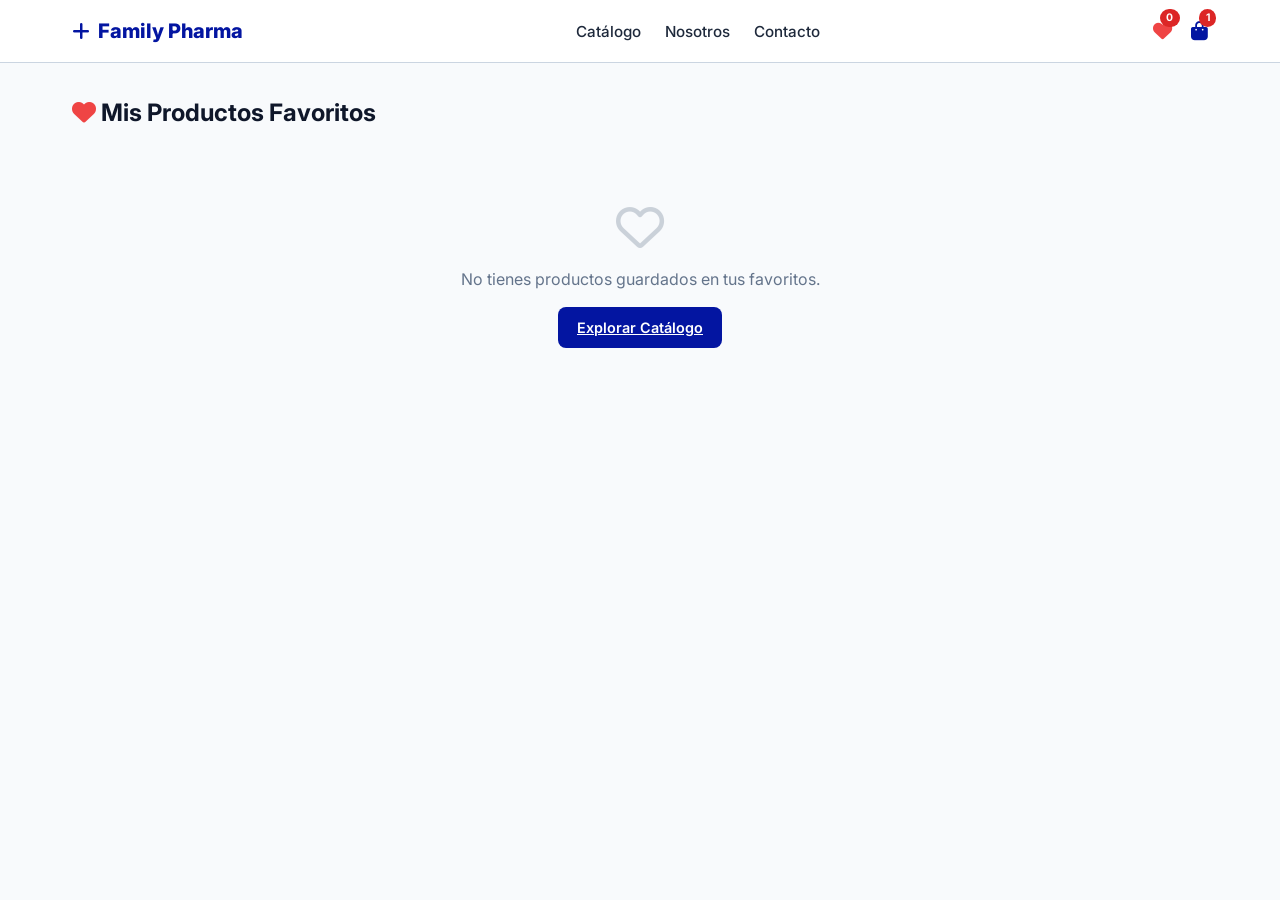
<file: favoritos.html>
<!DOCTYPE html>
<html lang="es">
<head>
    <meta charset="UTF-8">
    <meta name="viewport" content="width=device-width, initial-scale=1.0">
    <title>Family Pharma - Mis Favoritos</title>
    <link href="https://fonts.googleapis.com/css2?family=Inter:wght@400;500;600;700;800&display=swap" rel="stylesheet">
    <link rel="stylesheet" href="https://cdnjs.cloudflare.com/ajax/libs/font-awesome/6.4.0/css/all.min.css">
    <link rel="stylesheet" href="styles.css">
</head>
<body>

    <header>
        <div class="navbar">
            <a href="index.html" class="logo">
                <i class="fa-solid fa-plus"></i> Family Pharma
            </a>
            <ul class="nav-links">
                <li><a href="index.html">Catálogo</a></li>
                <li><a href="index.html#nosotros">Nosotros</a></li>
                <li><a href="index.html#contacto">Contacto</a></li>
            </ul>
            <div class="nav-actions">
                <a href="favoritos.html" class="icon-btn" title="Favoritos"><i class="fa-solid fa-heart" style="color:#ef4444;"></i><span class="badge" id="fav-badge">0</span></a>
                <a href="carrito.html" class="icon-btn" title="Carrito"><i class="fa-solid fa-bag-shopping" style="color:var(--primary)"></i><span class="badge" id="cart-badge">0</span></a>
            </div>
        </div>
    </header>

    <div class="container">
        <h2 class="section-title"><i class="fa-solid fa-heart" style="color: #ef4444;"></i> Mis Productos Favoritos</h2>

        <div id="fav-grid" class="product-grid">
            <!-- Se llena dinámicamente -->
        </div>
    </div>

    <script>
        let favorites = JSON.parse(localStorage.getItem("fp_favs")) || [];
        let cart = JSON.parse(localStorage.getItem("fp_cart")) || [];

        document.addEventListener("DOMContentLoaded", () => {
            renderFavorites();
            updateBadges();
        });

        function renderFavorites() {
            const grid = document.getElementById("fav-grid");
            if (!grid) return;

            if (favorites.length === 0) {
                grid.innerHTML = `
                    <div style="grid-column: 1/-1; text-align: center; padding: 3rem; color: var(--text-muted);">
                        <i class="fa-regular fa-heart" style="font-size: 3rem; margin-bottom: 1rem; opacity: 0.3;"></i>
                        <p style="font-size: 1rem; margin-bottom: 1rem;">No tienes productos guardados en tus favoritos.</p>
                        <a href="index.html" class="btn btn-primary">Explorar Catálogo</a>
                    </div>
                `;
                return;
            }

            grid.innerHTML = favorites.map((p, index) => `
                <div style="background: white; border-radius: 8px; padding: 1rem; border: 1px solid #e2e8f0; display: flex; flex-direction: column; justify-content: space-between; height: 380px; position: relative; box-shadow: 0 4px 6px -1px rgba(0, 0, 0, 0.1);">
                    <div style="width: 100%;">
                        <div style="width: 100%; height: 140px; background: #fff; border-radius: 6px; overflow: hidden; display: flex; align-items: center; justify-content: center; margin-bottom: 0.8rem;">
                            <img src="${p.img}" alt="${p.name}" style="width: 100%; height: 100%; object-fit: contain; display: block;">
                        </div>
                        <div style="font-size: 0.75rem; color: #64748b; font-weight: bold; text-transform: uppercase; margin-bottom: 0.3rem;">${p.category}</div>
                        <h3 style="font-size: 0.95rem; color: #0f172a; height: 2.4rem; overflow: hidden; margin-bottom: 0.3rem;">${p.name}</h3>
                    </div>
                    <div style="width: 100%;">
                        <div style="font-size: 1.1rem; font-weight: bold; color: #0284c7; margin-bottom: 0.8rem;">$${p.price.toFixed(2)} MXN</div>
                        <div style="display: flex; gap: 0.5rem; justify-content: center;">
                            <button onclick="addToCartFromFav(${p.id})" class="btn btn-primary" style="padding: 0.4rem 0.8rem; font-size: 0.8rem;">Mover al Carrito</button>
                            <button onclick="removeFav(${index})" class="btn btn-outline" style="padding: 0.4rem 0.7rem; color: #ef4444; border-color: #fca5a5;" title="Quitar de favoritos">
                                <i class="fa-solid fa-trash"></i>
                            </button>
                        </div>
                    </div>
                </div>
            `).join("");
        }

        function addToCartFromFav(id) {
            const prod = favorites.find(p => p.id === id);
            if (!prod) return;

            const existing = cart.find(item => item.id === id);
            if (existing) {
                existing.quantity = (existing.quantity || 1) + 1;
            } else {
                cart.push({ id: prod.id, name: prod.name, price: prod.price, quantity: 1, img: prod.img, category: prod.category });
            }

            localStorage.setItem("fp_cart", JSON.stringify(cart));
            updateBadges();
            
            // Notificación discreta
            let toast = document.createElement("div");
            toast.style.cssText = "position: fixed; bottom: 20px; right: 20px; background: #0f172a; color: white; padding: 0.8rem 1.2rem; border-radius: 8px; font-size: 0.85rem; font-weight: 500; z-index: 9999;";
            toast.innerHTML = `<i class="fa-solid fa-circle-check" style="color: #22c55e;"></i> ¡"${prod.name}" agregado al carrito!`;
            document.body.appendChild(toast);
            setTimeout(() => toast.remove(), 2000);
        }

        function removeFav(index) {
            favorites.splice(index, 1);
            localStorage.setItem("fp_favs", JSON.stringify(favorites));
            renderFavorites();
            updateBadges();
        }

        function updateBadges() {
            const cartBadges = document.querySelectorAll("#cart-badge");
            const favBadges = document.querySelectorAll("#fav-badge");
            const totalCartItems = cart.reduce((acc, i) => acc + (i.quantity || 1), 0);
            
            cartBadges.forEach(b => b.textContent = totalCartItems);
            favBadges.forEach(b => b.textContent = favorites.length);
        }
    </script>
</body>
</html>
</file>
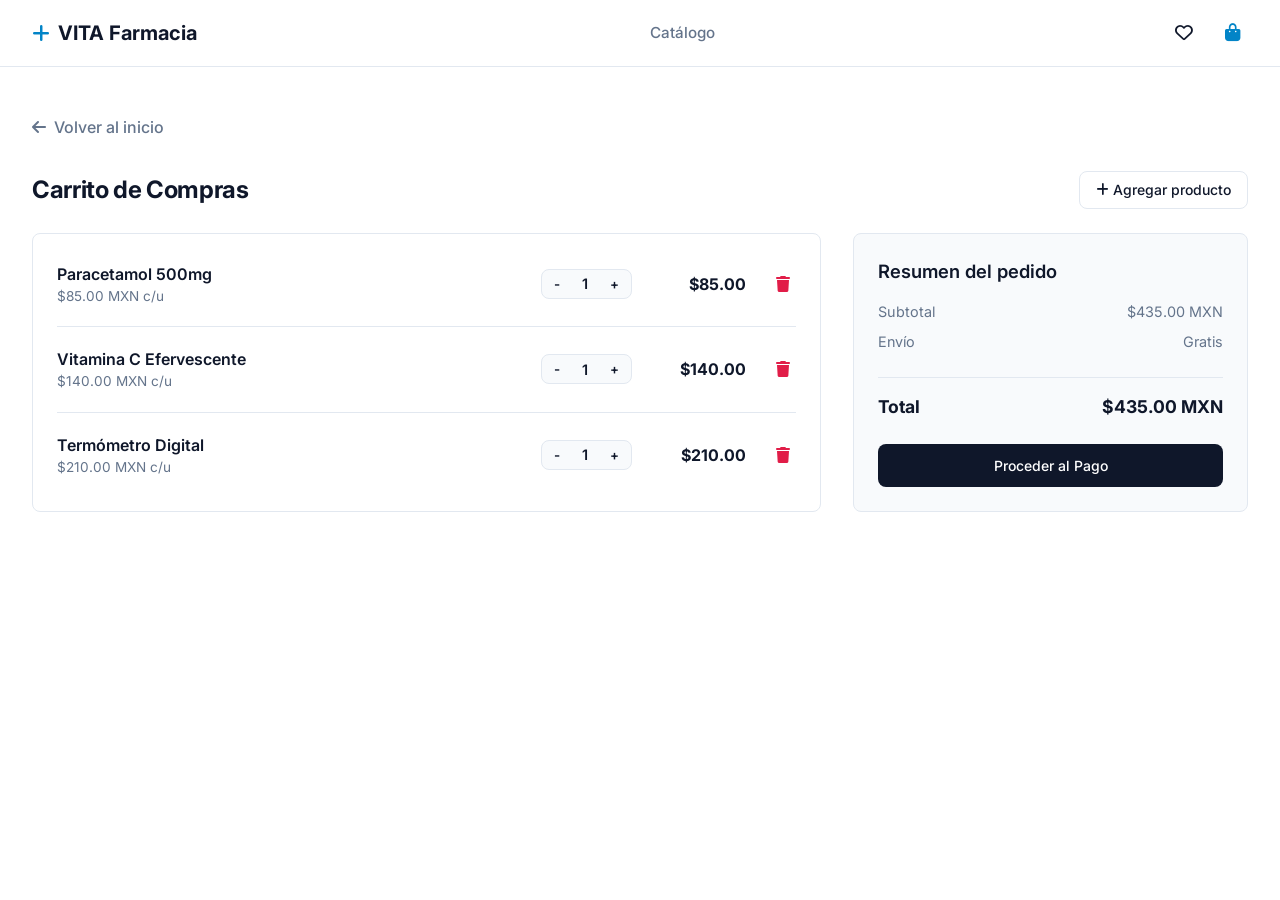
<file: Diseño_Farmacia V1/carrito.html>
<!DOCTYPE html>
<html lang="es">
<head>
    <meta charset="UTF-8">
    <meta name="viewport" content="width=device-width, initial-scale=1.0">
    <title>VITA Farmacia - Carrito de Compras</title>
    <link href="https://fonts.googleapis.com/css2?family=Inter:wght@400;500;600;700;800&display=swap" rel="stylesheet">
    <link rel="stylesheet" href="https://cdnjs.cloudflare.com/ajax/libs/font-awesome/6.4.0/css/all.min.css">
    <link rel="stylesheet" href="styles.css">
</head>
<body>

    <header>
        <div class="navbar">
            <a href="index.html" class="logo">
                <i class="fa-solid fa-plus"></i> VITA Farmacia
            </a>
            <ul class="nav-links">
                <li><a href="index.html">Catálogo</a></li>
            </ul>
            <div class="nav-actions">
                <a href="favoritos.html" class="icon-btn" title="Favoritos"><i class="fa-regular fa-heart"></i></a>
                <a href="carrito.html" class="icon-btn" title="Carrito"><i class="fa-solid fa-bag-shopping" style="color:var(--primary)"></i></a>
            </div>
        </div>
    </header>

    <div class="container">
        <a href="index.html" class="btn-back"><i class="fa-solid fa-arrow-left"></i> Volver al inicio</a>
        
        <div style="display: flex; justify-content: space-between; align-items: center; margin-bottom: 1.5rem;">
            <h2 class="section-title" style="margin-bottom: 0;">Carrito de Compras</h2>
            <!-- Alta: Botón para agregar un producto adicional -->
            <button id="btn-nuevo-producto" class="btn btn-outline"><i class="fa-solid fa-plus"></i> Agregar producto</button>
        </div>

        <div class="cart-layout">
            <!-- Lista interactiva de productos (Altas, Bajas y Cambios) -->
            <div class="card-box" style="background: white; padding: 0.5rem 1.5rem;">
                <div id="cart-items-container">
                    <!-- Los elementos del carrito se renderizan aquí dinámicamente -->
                </div>
            </div>

            <!-- Resumen de Pedido -->
            <div class="card-box">
                <h3 style="margin-bottom: 1rem;">Resumen del pedido</h3>
                <div style="display: flex; justify-content: space-between; margin-bottom: 0.5rem; font-size: 0.9rem; color: var(--text-muted);">
                    <span>Subtotal</span>
                    <span id="cart-subtotal">$0.00 MXN</span>
                </div>
                <div style="display: flex; justify-content: space-between; margin-bottom: 1.5rem; font-size: 0.9rem; color: var(--text-muted);">
                    <span>Envío</span>
                    <span>Gratis</span>
                </div>
                <div style="display: flex; justify-content: space-between; margin-bottom: 1.5rem; font-weight: 700; font-size: 1.1rem; border-top: 1px solid var(--border-color); padding-top: 1rem;">
                    <span>Total</span>
                    <span id="cart-total">$0.00 MXN</span>
                </div>
                <button class="btn btn-primary" style="width: 100%; padding: 0.75rem;">Proceder al Pago</button>
            </div>
        </div>
    </div>

    <!-- Modal simple para Agregar Producto (Alta) -->
    <div id="modal-alta" class="modal">
        <div class="modal-content">
            <div style="display:flex; justify-content:space-between; align-items:center; margin-bottom: 1rem;">
                <h3>Agregar Producto al Carrito</h3>
                <span id="close-modal" style="cursor:pointer; font-size: 1.2rem;"><i class="fa-solid fa-xmark"></i></span>
            </div>
            <form id="form-alta-producto">
                <div class="form-group">
                    <label>Nombre del Producto</label>
                    <input type="text" id="nombre-prod" class="form-control" placeholder="Ej. Omeprazol 20mg" required>
                </div>
                <div class="form-group">
                    <label>Precio (MXN)</label>
                    <input type="number" id="precio-prod" class="form-control" placeholder="Ej. 120" min="1" step="0.01" required>
                </div>
                <div class="form-group">
                    <label>Cantidad Inicial</label>
                    <input type="number" id="cantidad-prod" class="form-control" value="1" min="1" required>
                </div>
                <button type="submit" class="btn btn-primary" style="width: 100%; margin-top: 1rem;">Agregar al Carrito</button>
            </form>
        </div>
    </div>

    <script src="script.js"></script>
</body>
</html>
</file>
<file: styles.css>
:root {
    --primary: #0315a1; /* Azul fuerte y de alto contraste solicitado */
    --primary-dark: #020f75;
    --secondary-color: #0f172a;
    --text-main: #1e293b;
    --text-muted: #64748b;
    --border-color: #cbd5e1;
    --accent-green: #16a34a;
    --accent-red: #dc2626;
    --border-radius: 8px;
    --shadow: 0 4px 6px -1px rgba(0, 0, 0, 0.1);
}

* {
    box-sizing: border-box;
    margin: 0;
    padding: 0;
    font-family: 'Inter', sans-serif;
}

body {
    background-color: #f8fafc;
    color: var(--text-main);
    line-height: 1.5;
}

header {
    background: white;
    border-bottom: 1px solid var(--border-color);
    position: sticky;
    top: 0;
    z-index: 1000;
}

.navbar {
    max-width: 1200px;
    margin: 0 auto;
    padding: 1rem 2rem;
    display: flex;
    justify-content: space-between;
    align-items: center;
}

.logo {
    font-size: 1.25rem;
    font-weight: 800;
    color: var(--primary);
    text-decoration: none;
    display: flex;
    align-items: center;
    gap: 0.5rem;
}

.nav-links {
    list-style: none;
    display: flex;
    gap: 1.5rem;
    align-items: center;
}

.nav-links a {
    text-decoration: none;
    color: var(--text-main);
    font-weight: 500;
    font-size: 0.95rem;
    transition: color 0.2s;
}

.nav-links a:hover {
    color: var(--primary);
}

.nav-actions {
    display: flex;
    align-items: center;
    gap: 1.2rem;
}

.icon-btn {
    background: none;
    border: none;
    cursor: pointer;
    font-size: 1.2rem;
    color: var(--text-main);
    position: relative;
    text-decoration: none;
}

.badge {
    position: absolute;
    top: -8px;
    right: -8px;
    background: var(--accent-red);
    color: white;
    font-size: 0.65rem;
    font-weight: bold;
    padding: 0.1rem 0.4rem;
    border-radius: 9999px;
}

.container {
    max-width: 1200px;
    margin: 2rem auto;
    padding: 0 2rem;
}

.section-title {
    font-size: 1.5rem;
    font-weight: 700;
    color: var(--secondary-color);
    margin-bottom: 1.5rem;
}

.product-grid {
    display: grid;
    grid-template-columns: repeat(auto-fill, minmax(220px, 1fr));
    gap: 1.5rem;
}

.form-control {
    width: 100%;
    padding: 0.65rem 0.9rem;
    border: 1px solid var(--border-color);
    border-radius: var(--border-radius);
    font-size: 0.9rem;
    outline: none;
    transition: border-color 0.2s;
}

.form-control:focus {
    border-color: var(--primary);
}

.btn {
    display: inline-flex;
    align-items: center;
    justify-content: center;
    gap: 0.5rem;
    padding: 0.6rem 1.2rem;
    border-radius: var(--border-radius);
    font-weight: 600;
    font-size: 0.9rem;
    cursor: pointer;
    border: none;
    transition: background 0.2s;
}

.btn-primary {
    background: var(--primary);
    color: white;
}

.btn-primary:hover {
    background: var(--primary-dark);
}

.btn-outline {
    background: transparent;
    border: 1px solid var(--border-color);
    color: var(--text-main);
}

.btn-outline:hover {
    background: #f1f5f9;
}

.modal {
    display: none;
    position: fixed;
    top: 0;
    left: 0;
    width: 100%;
    height: 100%;
    background: rgba(15, 23, 42, 0.6);
    z-index: 2000;
    align-items: center;
    justify-content: center;
}

.modal-content {
    background: white;
    padding: 2rem;
    border-radius: var(--border-radius);
    width: 100%;
    box-shadow: 0 20px 25px -5px rgba(0, 0, 0, 0.1);
}
</file>
<file: Diseño_Farmacia V1/styles.css>
:root {
    --bg-color: #ffffff;
    --text-main: #0f172a;
    --text-muted: #64748b;
    --primary: #0284c7;
    --primary-hover: #0369a1;
    --accent-red: #e11d48;
    --border-color: #e2e8f0;
    --card-bg: #f8fafc;
    --radius: 8px;
    --transition: all 0.2s ease;
}

* {
    margin: 0;
    padding: 0;
    box-sizing: border-box;
    font-family: 'Inter', -apple-system, BlinkMacSystemFont, 'Segoe UI', Roboto, sans-serif;
}

body {
    background-color: var(--bg-color);
    color: var(--text-main);
    line-height: 1.5;
}

header {
    border-bottom: 1px solid var(--border-color);
    position: sticky;
    top: 0;
    background: rgba(255, 255, 255, 0.95);
    backdrop-filter: blur(8px);
    z-index: 100;
}

.navbar {
    max-width: 1280px;
    margin: 0 auto;
    padding: 1rem 2rem;
    display: flex;
    justify-content: space-between;
    align-items: center;
}

.logo {
    font-size: 1.25rem;
    font-weight: 700;
    color: var(--text-main);
    text-decoration: none;
    display: flex;
    align-items: center;
    gap: 8px;
}

.logo i {
    color: var(--primary);
}

.nav-links {
    display: flex;
    gap: 2rem;
    list-style: none;
}

.nav-links a {
    text-decoration: none;
    color: var(--text-muted);
    font-size: 0.95rem;
    font-weight: 500;
    transition: var(--transition);
}

.nav-links a:hover {
    color: var(--text-main);
}

.nav-actions {
    display: flex;
    gap: 1rem;
    align-items: center;
}

.icon-btn {
    background: none;
    border: none;
    font-size: 1.1rem;
    color: var(--text-main);
    cursor: pointer;
    position: relative;
    padding: 8px;
    border-radius: 50%;
    transition: var(--transition);
    text-decoration: none;
    display: flex;
    align-items: center;
    justify-content: center;
}

.icon-btn:hover {
    background-color: var(--card-bg);
}

.badge {
    position: absolute;
    top: 2px;
    right: 2px;
    background-color: var(--accent-red);
    color: white;
    font-size: 0.65rem;
    font-weight: 600;
    padding: 2px 5px;
    border-radius: 999px;
}

.hero {
    max-width: 1280px;
    margin: 3rem auto;
    padding: 0 2rem;
    text-align: center;
}

.hero h1 {
    font-size: 2.5rem;
    font-weight: 800;
    letter-spacing: -0.025em;
    margin-bottom: 1rem;
}

.hero p {
    color: var(--text-muted);
    font-size: 1.1rem;
    max-width: 600px;
    margin: 0 auto 2rem;
}

.search-box {
    max-width: 500px;
    margin: 0 auto;
    display: flex;
    border: 1px solid var(--border-color);
    border-radius: 999px;
    overflow: hidden;
    padding: 4px;
    background: white;
    box-shadow: 0 4px 12px rgba(0,0,0,0.03);
}

.search-box input {
    flex: 1;
    border: none;
    padding: 0.75rem 1.25rem;
    outline: none;
    font-size: 0.95rem;
}

.search-box button {
    background: var(--text-main);
    color: white;
    border: none;
    padding: 0.75rem 1.5rem;
    border-radius: 999px;
    font-weight: 500;
    cursor: pointer;
    transition: var(--transition);
}

.search-box button:hover {
    background: var(--primary);
}

.container {
    max-width: 1280px;
    margin: 0 auto;
    padding: 3rem 2rem;
}

.section-title {
    font-size: 1.5rem;
    font-weight: 700;
    margin-bottom: 1.5rem;
    letter-spacing: -0.015em;
}

.grid-products {
    display: grid;
    grid-template-columns: repeat(auto-fill, minmax(260px, 1fr));
    gap: 2rem;
    margin-bottom: 4rem;
}

.product-card {
    background: white;
    border: 1px solid var(--border-color);
    border-radius: var(--radius);
    overflow: hidden;
    transition: var(--transition);
    position: relative;
    display: flex;
    flex-direction: column;
}

.product-card:hover {
    box-shadow: 0 10px 25px rgba(0,0,0,0.05);
    transform: translateY(-2px);
}

.product-img-wrapper {
    height: 200px;
    background: var(--card-bg);
    position: relative;
    display: flex;
    align-items: center;
    justify-content: center;
    overflow: hidden;
}

.product-img-wrapper img {
    width: 100%;
    height: 100%;
    object-fit: cover;
}

.stock-tag {
    position: absolute;
    top: 12px;
    left: 12px;
    background: rgba(225, 29, 72, 0.9);
    color: white;
    font-size: 0.7rem;
    font-weight: 600;
    padding: 4px 8px;
    border-radius: 4px;
    backdrop-filter: blur(4px);
}

.product-content {
    padding: 1.25rem;
    display: flex;
    flex-direction: column;
    flex: 1;
}

.product-category {
    font-size: 0.75rem;
    font-weight: 600;
    color: var(--text-muted);
    text-transform: uppercase;
    letter-spacing: 0.05em;
    margin-bottom: 0.25rem;
}

.product-name {
    font-size: 1rem;
    font-weight: 600;
    color: var(--text-main);
    margin-bottom: 0.5rem;
}

.product-price {
    font-size: 1.15rem;
    font-weight: 700;
    color: var(--text-main);
    margin-bottom: 1rem;
}

.product-buttons {
    display: flex;
    gap: 0.5rem;
    margin-top: auto;
}

.btn {
    padding: 0.6rem 1rem;
    border-radius: var(--radius);
    font-size: 0.875rem;
    font-weight: 500;
    cursor: pointer;
    border: 1px solid transparent;
    transition: var(--transition);
    text-align: center;
    text-decoration: none;
}

.btn-primary {
    background: var(--text-main);
    color: white;
    flex: 1;
}

.btn-primary:hover {
    background: var(--primary);
}

.btn-outline {
    background: white;
    border-color: var(--border-color);
    color: var(--text-main);
}

.btn-outline:hover {
    background: var(--card-bg);
}

.btn-back {
    display: inline-flex;
    align-items: center;
    gap: 8px;
    margin-bottom: 2rem;
    color: var(--text-muted);
    text-decoration: none;
    font-weight: 500;
}

.btn-back:hover {
    color: var(--text-main);
}

.content-grid {
    display: grid;
    grid-template-columns: 1fr 1fr;
    gap: 2rem;
    margin-bottom: 4rem;
}

@media(max-width: 768px) {
    .content-grid {
        grid-template-columns: 1fr;
    }
}

.card-box {
    background: var(--card-bg);
    border: 1px solid var(--border-color);
    border-radius: var(--radius);
    padding: 1.5rem;
}

.card-box h3 {
    font-size: 1.15rem;
    font-weight: 600;
    margin-bottom: 1rem;
}

/* Carrito - Altas, Bajas y Cambios */
.cart-layout {
    display: grid;
    grid-template-columns: 2fr 1fr;
    gap: 2rem;
}

@media(max-width: 768px) {
    .cart-layout {
        grid-template-columns: 1fr;
    }
}

.cart-item-row {
    display: flex;
    justify-content: space-between;
    align-items: center;
    padding: 1.25rem 0;
    border-bottom: 1px solid var(--border-color);
}

.cart-item-row:last-child {
    border-bottom: none;
}

.cart-item-info {
    display: flex;
    flex-direction: column;
}

.cart-item-title {
    font-weight: 600;
    color: var(--text-main);
}

.cart-item-unit-price {
    font-size: 0.85rem;
    color: var(--text-muted);
}

.cart-controls {
    display: flex;
    align-items: center;
    gap: 1.5rem;
}

.quantity-control {
    display: flex;
    align-items: center;
    border: 1px solid var(--border-color);
    border-radius: var(--radius);
    overflow: hidden;
    background: var(--card-bg);
}

.quantity-btn {
    background: none;
    border: none;
    padding: 6px 12px;
    cursor: pointer;
    font-weight: 600;
    color: var(--text-main);
    transition: var(--transition);
}

.quantity-btn:hover {
    background: var(--border-color);
}

.quantity-value {
    padding: 0 10px;
    font-size: 0.9rem;
    font-weight: 600;
}

.btn-delete {
    background: none;
    border: none;
    color: var(--accent-red);
    cursor: pointer;
    font-size: 1rem;
    padding: 6px;
    border-radius: var(--radius);
    transition: var(--transition);
}

.btn-delete:hover {
    background: #ffe4e6;
}

/* Modal para Altas */
.modal {
    display: none;
    position: fixed;
    top: 0;
    left: 0;
    width: 100%;
    height: 100%;
    background: rgba(0, 0, 0, 0.4);
    backdrop-filter: blur(4px);
    justify-content: center;
    align-items: center;
    z-index: 1000;
}

.modal-content {
    background: white;
    padding: 2rem;
    border-radius: var(--radius);
    width: 100%;
    max-width: 400px;
    box-shadow: 0 10px 25px rgba(0,0,0,0.1);
}

.form-group {
    margin-bottom: 1rem;
}

.form-group label {
    display: block;
    font-size: 0.85rem;
    font-weight: 500;
    margin-bottom: 0.4rem;
    color: var(--text-main);
}

.form-control {
    width: 100%;
    padding: 0.6rem;
    border: 1px solid var(--border-color);
    border-radius: var(--radius);
    outline: none;
    font-size: 0.9rem;
}

.form-control:focus {
    border-color: var(--primary);
}

/* Preguntas Frecuentes (Verticales y con flecha a la derecha) */
.faq-section {
    max-width: 800px;
    margin: 0 auto 4rem auto;
}

.faq-container {
    display: flex;
    flex-direction: column;
    gap: 1rem;
}

.faq-item {
    display: block !important;
    background: #ffffff;
    border: 1px solid var(--border-color);
    border-radius: 12px;
    box-shadow: 0 2px 8px rgba(0, 0, 0, 0.02);
    overflow: hidden;
    transition: all 0.3s ease;
}

.faq-item:hover {
    border-color: var(--primary);
}

.faq-question {
    display: flex !important;
    justify-content: space-between !important;
    align-items: center !important;
    width: 100% !important;
    padding: 1.25rem 1.5rem;
    font-weight: 600;
    font-size: 1rem;
    color: var(--text-main);
    cursor: pointer;
    list-style: none;
    user-select: none;
    box-sizing: border-box;
}

.faq-question::-webkit-details-marker,
.faq-question::marker {
    display: none !important;
}

.faq-icon {
    font-size: 0.9rem;
    color: var(--primary);
    margin-left: auto;
    transition: transform 0.3s ease;
}

.faq-item[open] .faq-icon {
    transform: rotate(180deg);
}

.faq-item[open] {
    border-color: var(--primary);
}

.faq-answer {
    display: block !important;
    width: 100% !important;
    padding: 1rem 1.5rem 1.25rem 1.5rem;
    font-size: 0.92rem;
    color: var(--text-muted);
    line-height: 1.6;
    border-top: 1px solid #f1f5f9;
    box-sizing: border-box;
}

/* --- Footer de Ancho Completo (De lado a lado) y Gris más Oscuro --- */
.footer-section {
    width: 100vw;
    position: relative;
    left: 50%;
    right: 50%;
    margin-left: -50vw;
    margin-right: -50vw;
    background-color: #e2e8f0;
    border-top: 1px solid var(--border-color);
    padding: 2rem 1rem;
    text-align: center;
    margin-top: 4rem;
    box-sizing: border-box;
}

.social-links {
    display: flex;
    justify-content: center;
    gap: 1.2rem;
    margin-bottom: 1rem;
}

.social-link {
    width: 38px;
    height: 38px;
    border-radius: 50%;
    background: white;
    border: 1px solid var(--border-color);
    display: flex;
    align-items: center;
    justify-content: center;
    font-size: 1rem;
    text-decoration: none;
    transition: var(--transition);
}

/* Colores de marca para Redes Sociales */
.social-link.instagram { color: #e1306c; border-color: #fce7f3; }
.social-link.instagram:hover { background: #e1306c; color: white; border-color: #e1306c; }

.social-link.tiktok { color: #000000; border-color: #e2e8f0; }
.social-link.tiktok:hover { background: #000000; color: white; border-color: #000000; }

.social-link.facebook { color: #1877f2; border-color: #dbeafe; }
.social-link.facebook:hover { background: #1877f2; color: white; border-color: #1877f2; }

.social-link.whatsapp { color: #25d366; border-color: #dcfce7; }
.social-link.whatsapp:hover { background: #25d366; color: white; border-color: #25d366; }

.payment-methods {
    margin: 1rem 0;
    display: flex;
    flex-direction: column;
    align-items: center;
    gap: 0.4rem;
}

.payment-methods p {
    font-size: 0.8rem;
    color: var(--text-muted);
    font-weight: 500;
}

.payment-badges {
    display: flex;
    gap: 1rem;
    font-size: 1.8rem;
    align-items: center;
}

.payment-badges i { 
    transition: transform 0.2s ease; 
}

.payment-badges i:hover { 
    transform: scale(1.1); 
}

/* Colores de marca para Métodos de Pago */
.payment-badges .visa { color: #1a1f71; }
.payment-badges .mastercard { color: #eb001b; }
.payment-badges .paypal { color: #003087; }
.payment-badges .applepay { color: #000000; }
.payment-badges .googlepay { color: #4285f4; }

.copyright {
    font-size: 0.8rem;
    color: var(--text-muted);
    margin-top: 1rem;
}
</file>
